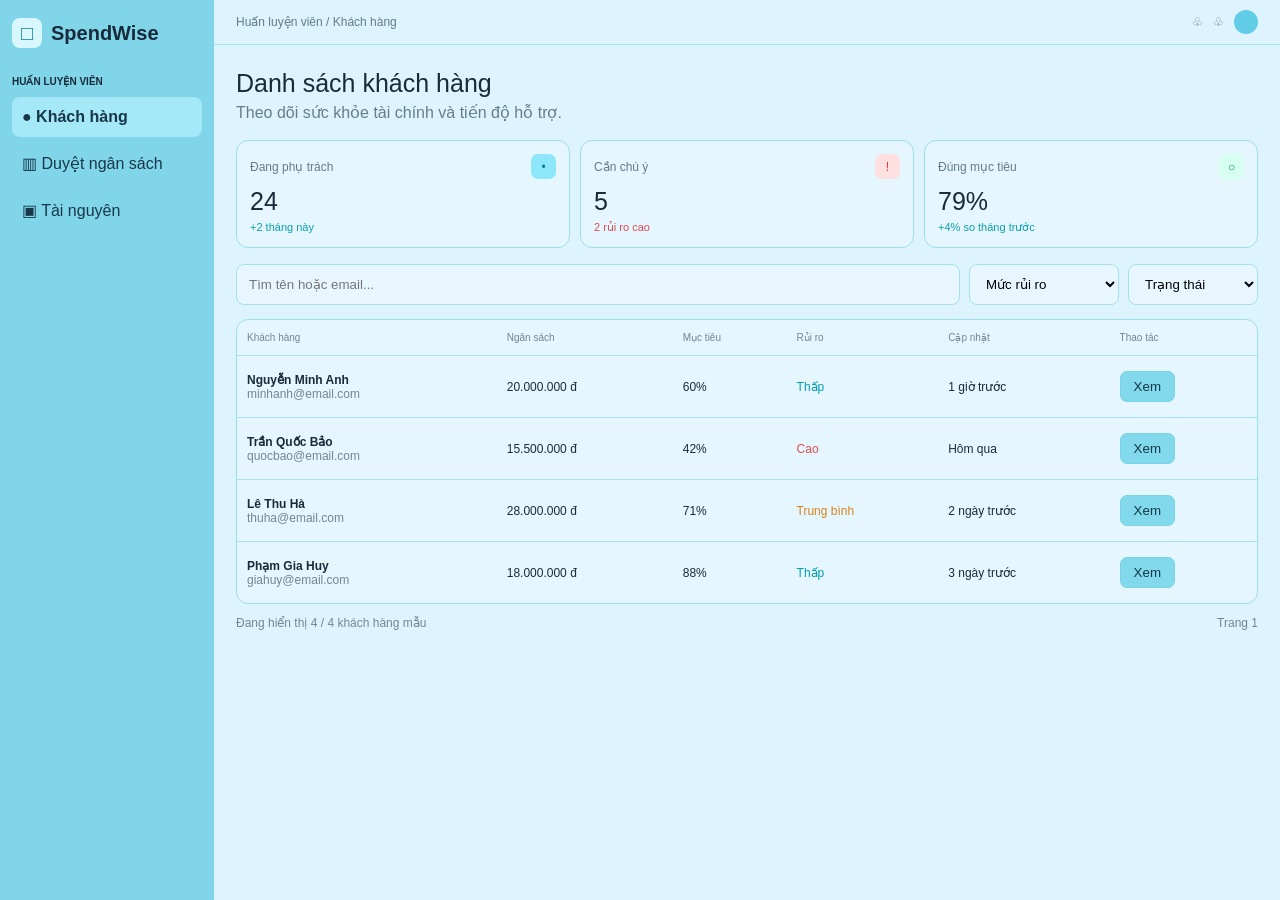
<file: index.html>
<!DOCTYPE html>
<html lang="vi">
<head>
    <meta charset="UTF-8">
    <meta name="viewport" content="width=device-width, initial-scale=1.0">
    <title>SpendWise - Danh sách khách hàng</title>
    <link rel="stylesheet" href="css/New folder/style.css">
    <link rel="stylesheet" href="https://cdnjs.cloudflare.com/ajax/libs/font-awesome/6.4.0/css/all.min.css">
    
</head>
<body>

    <!-- Khung chính của trang -->
    <div class="app">

        <!-- Menu bên trái -->
        <aside class="sidebar">
            <div class="brand">
                <span class="logo">□</span>
                <span>SpendWise</span>
            </div>

            <p class="role">HUẤN LUYỆN VIÊN</p>

            <nav class="menu">
                <a href="index.html" class="active">● Khách hàng</a>
                <a href="thuchanh2.html">▥ Duyệt ngân sách</a>
                <a href="baitapthuchanh3.html">▣ Tài nguyên</a>
            </nav>
        </aside>

        <!-- Nội dung bên phải -->
        <div class="content">

            <header class="topbar">
                <span>Huấn luyện viên / Khách hàng</span>
                <div class="account">
                    <span>♧</span>
                    <span>♧</span>
                    <span class="avatar"></span>
                </div>
            </header>

            <main>
                <h1>Danh sách khách hàng</h1>
                <p class="subtitle">
                    Theo dõi sức khỏe tài chính và tiến độ hỗ trợ.
                </p>

                <!-- Ba thẻ thống kê -->
                <section class="stats">
                    <article class="card">
                        <div class="card-head">
                            <span>Đang phụ trách</span>
                            <span class="symbol">•</span>
                        </div>
                        <div class="number">24</div>
                        <div class="note">+2 tháng này</div>
                    </article>

                    <article class="card">
                        <div class="card-head">
                            <span>Cần chú ý</span>
                            <span class="symbol warning-symbol">!</span>
                        </div>
                        <div class="number">5</div>
                        <div class="note warning">2 rủi ro cao</div>
                    </article>

                    <article class="card">
                        <div class="card-head">
                            <span>Đúng mục tiêu</span>
                            <span class="symbol success-symbol">○</span>
                        </div>
                        <div class="number">79%</div>
                        <div class="note">+4% so tháng trước</div>
                    </article>
                </section>

                <!-- Ô tìm kiếm và bộ lọc -->
                <section class="filters">
                    <input
                        id="search"
                        type="search"
                        placeholder="Tìm tên hoặc email..."
                    >

                    <select id="riskFilter">
                        <option value="">Mức rủi ro</option>
                        <option value="Thấp">Thấp</option>
                        <option value="Trung bình">Trung bình</option>
                        <option value="Cao">Cao</option>
                    </select>

                    <select id="statusFilter">
                        <option value="">Trạng thái</option>
                        <option value="Đang hỗ trợ">Đang hỗ trợ</option>
                        <option value="Hoàn thành">Hoàn thành</option>
                    </select>
                </section>

                <!-- Bảng khách hàng -->
                <div class="table-wrap">
                    <table>
                        <thead>
                            <tr>
                                <th>Khách hàng</th>
                                <th>Ngân sách</th>
                                <th>Mục tiêu</th>
                                <th>Rủi ro</th>
                                <th>Cập nhật</th>
                                <th>Thao tác</th>
                            </tr>
                        </thead>

                        <tbody id="customerRows">
                            <!-- JavaScript thêm dữ liệu vào đây -->
                        </tbody>
                    </table>
                </div>

                <div class="footer">
                    <span id="count">Danh sách khách hàng</span>
                    <span>Trang 1</span>
                </div>

                <p id="message" class="message"></p>
            </main>
        </div>
    </div>


    <script src="js/main.js"></script>
</body>
</html>
</file>
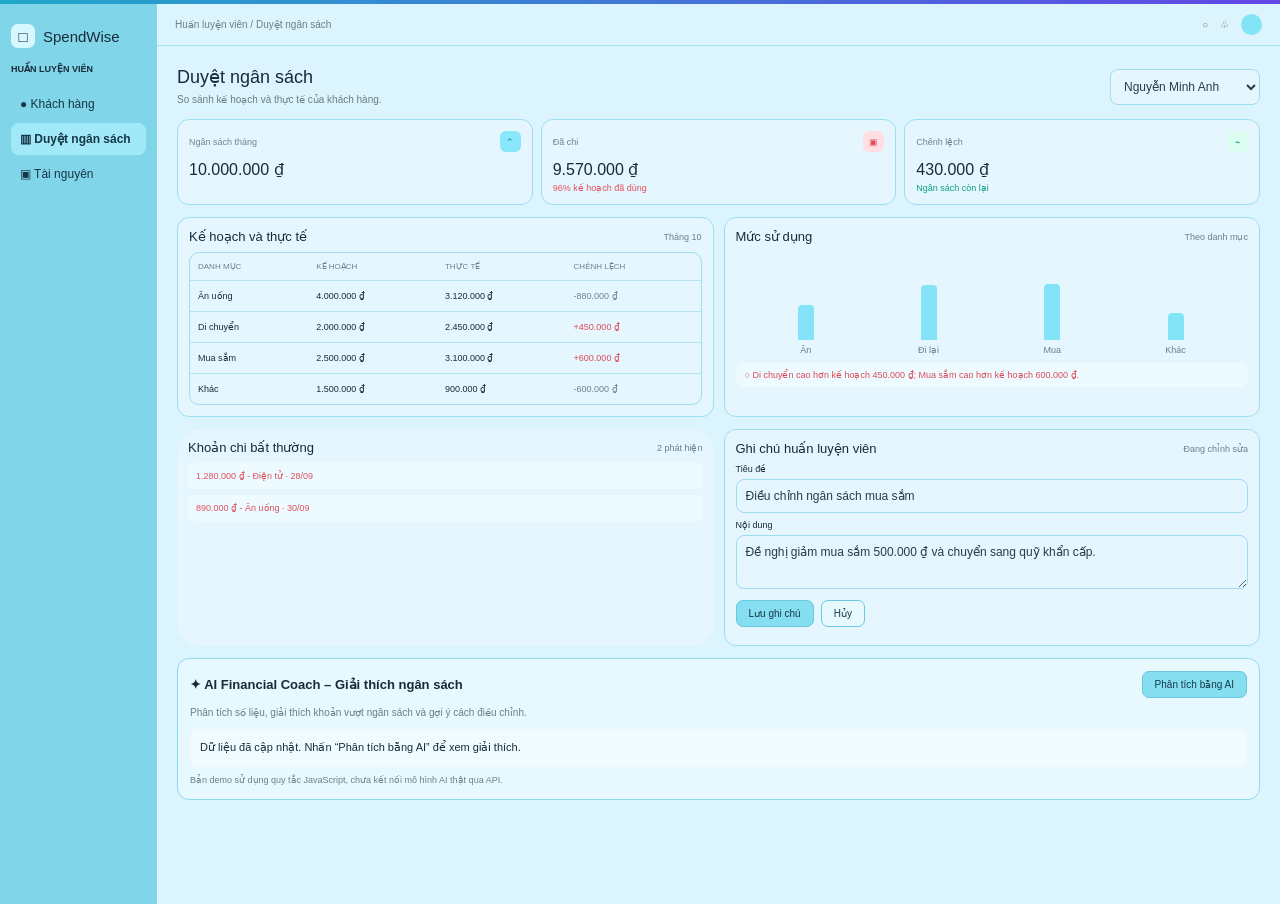
<file: thuchanh2.html>
<!DOCTYPE html>
<html lang="vi">
<head>
<meta charset="UTF-8">
<meta name="viewport" content="width=device-width, initial-scale=1.0">
<title>SpendWise - Duyệt ngân sách</title>

<style>
* {
    box-sizing: border-box;
}

body {
    margin: 0;
    font-family: Arial, sans-serif;
    background: #f1f3f6;
    color: #172b3a;
    font-size: 12px;
}

.top-line {
    height: 4px;
    background: linear-gradient(90deg, #20a8c9, #6346e5);
}

.app {
    display: flex;
    width: 100%;
    max-width: none;
    min-height: 100vh;
    margin: 0;
    background: #dcf4fd;
}

.sidebar {
    width: 157px;
    flex-shrink: 0;
    padding: 20px 11px;
    background: #80d5e9;
}

.brand {
    display: flex;
    align-items: center;
    gap: 8px;
    margin-bottom: 16px;
    font-size: 15px;
}

.logo {
    display: grid;
    place-items: center;
    width: 24px;
    height: 24px;
    border-radius: 7px;
    background: #d8f8ff;
}

.role {
    margin: 0 0 14px;
    font-size: 9px;
    font-weight: bold;
}

.menu a {
    display: block;
    padding: 9px;
    margin: 3px 0;
    border-radius: 8px;
    color: #153747;
    text-decoration: none;
}

.menu a:hover,
.menu a.active {
    background: #a1e8f8;
    font-weight: bold;
}

.content {
    flex: 1;
    min-width: 0;
}

.topbar {
    height: 42px;
    display: flex;
    justify-content: space-between;
    align-items: center;
    padding: 0 18px;
    border-bottom: 1px solid #a5e3f3;
    color: #6b7f89;
    font-size: 10px;
}

.account {
    display: flex;
    align-items: center;
    gap: 12px;
}

.avatar {
    width: 21px;
    height: 21px;
    border-radius: 50%;
    background: #83e3f7;
}

main {
    padding: 20px;
}

.page-head {
    display: flex;
    justify-content: space-between;
    align-items: center;
    gap: 12px;
    margin-bottom: 12px;
}

h1 {
    margin: 0 0 4px;
    font-size: 18px;
    font-weight: 500;
}

.sub {
    margin: 0;
    color: #6c7e88;
    font-size: 10px;
    line-height: 1.5;
}

select,
input,
textarea {
    width: 100%;
    min-width: 0;
    padding: 9px;
    border: 1px solid #9cdef0;
    border-radius: 8px;
    background: #e5f6ff;
    color: #243e4b;
    font: inherit;
}

.customer {
    width: 150px;
}

.stats {
    display: grid;
    grid-template-columns: repeat(3, minmax(0, 1fr));
    gap: 8px;
    margin-bottom: 12px;
}

.card,
.panel {
    padding: 11px;
    border: 1px solid #9cdef0;
    border-radius: 12px;
    background: #e5f6ff;
}

.stat-head {
    display: flex;
    justify-content: space-between;
    align-items: center;
    color: #71838c;
    font-size: 9px;
}

.symbol {
    display: grid;
    place-items: center;
    width: 21px;
    height: 21px;
    border-radius: 6px;
    background: #88e7fa;
    color: #087c9c;
}

.number {
    margin: 8px 0 4px;
    font-size: 16px;
}

.tiny {
    font-size: 9px;
}

.red {
    color: #e44f59;
}

.green {
    color: #0c9f88;
}

.middle,
.bottom {
    display: grid;
    grid-template-columns: 1fr 1fr;
    gap: 10px;
    margin-bottom: 12px;
}

.panel-title {
    display: flex;
    justify-content: space-between;
    align-items: center;
    gap: 8px;
    margin: 0 0 8px;
    font-size: 13px;
}

.muted {
    color: #6d7f89;
    font-size: 9px;
}

.table-wrap {
    overflow-x: auto;
    border: 1px solid #a1def0;
    border-radius: 10px;
}

table {
    width: 100%;
    min-width: 360px;
    border-collapse: collapse;
}

th {
    padding: 9px 8px;
    color: #6e818b;
    font-size: 8px;
    font-weight: normal;
    text-align: left;
}

td {
    padding: 10px 8px;
    border-top: 1px solid #b5e5f2;
    font-size: 9px;
}

.bars {
    height: 103px;
    display: flex;
    align-items: end;
    justify-content: space-around;
    padding: 8px 10px 0;
}

.bar-item {
    height: 100%;
    display: flex;
    flex-direction: column;
    justify-content: end;
    align-items: center;
    gap: 5px;
    color: #6b7e87;
    font-size: 9px;
}

.bar {
    width: 16px;
    border-radius: 4px 4px 0 0;
    background: #83e4f8;
}

.alert-line {
    margin-top: 8px;
    padding: 7px 9px;
    border-radius: 7px;
    background: #edfaff;
    color: #dc4b55;
    font-size: 9px;
}

.alert-list {
    padding: 11px;
    border-radius: 24px;
    background: #e5f6ff;
}

.alert-item {
    margin-top: 6px;
    padding: 8px;
    border-radius: 7px;
    background: #edfaff;
    color: #df505a;
    font-size: 9px;
}

.field {
    margin: 7px 0;
}

.field label {
    display: block;
    margin-bottom: 5px;
    font-size: 9px;
}

.field textarea {
    min-height: 54px;
    resize: vertical;
}

.buttons {
    display: flex;
    flex-wrap: wrap;
    gap: 7px;
    margin-top: 8px;
}

button {
    padding: 7px 12px;
    border: 1px solid #69c8df;
    border-radius: 7px;
    background: #86def1;
    color: #173a49;
    font-size: 10px;
    cursor: pointer;
}

button.secondary {
    background: #e8f8ff;
}

button:disabled {
    opacity: .6;
    cursor: wait;
}

/* Khu vực AI */
.ai-panel {
    margin-top: 12px;
    padding: 12px;
    border: 1px solid #8edced;
    border-radius: 12px;
    background: #e7f8ff;
}

.ai-head {
    display: flex;
    justify-content: space-between;
    align-items: center;
    gap: 8px;
}

.ai-head h2 {
    margin: 0;
    font-size: 13px;
}

.ai-result {
    min-height: 35px;
    margin-top: 9px;
    padding: 10px;
    border-radius: 8px;
    background: #f0fbff;
    font-size: 11px;
    line-height: 1.6;
    white-space: pre-wrap;
}

.hint,
.status {
    margin-top: 7px;
    color: #6d7f89;
    font-size: 9px;
    line-height: 1.5;
}

.status {
    color: #0b8a9f;
}

@media (max-width: 780px) {
    .app {
        width: 100%;
        margin: 0;
        min-height: 100vh;
    }

    .sidebar {
        width: 145px;
    }

    .stats {
        grid-template-columns: 1fr;
    }

    .middle,
    .bottom {
        grid-template-columns: 1fr;
    }

    main {
        padding: 13px;
    }

    .page-head {
        align-items: flex-start;
        flex-direction: column;
    }
}

@media (max-width: 520px) {
    .app {
        display: block;
    }

    .sidebar {
        width: 100%;
        padding: 12px;
    }

    .brand {
        margin-bottom: 10px;
    }

    .menu {
        display: flex;
        flex-wrap: wrap;
        gap: 4px;
    }

    .menu a {
        margin: 0;
        padding: 8px;
    }

    .role {
        margin-bottom: 8px;
    }
}
</style>
</head>

<body>
<div class="top-line"></div>

<div class="app">

    <!-- THANH MENU BÊN TRÁI -->
    <aside class="sidebar">
        <div class="brand">
            <span class="logo">□</span>
            <span>SpendWise</span>
        </div>

        <p class="role">HUẤN LUYỆN VIÊN</p>

        <nav class="menu">
            <a href="index.html">
                ● Khách hàng
            </a>

            <a class="active"
               href="thuchanh2.html">
                ▥ Duyệt ngân sách
            </a>

            <a href="baitapthuchanh3.html">
                ▣ Tài nguyên
            </a>
        </nav>
    </aside>

    <div class="content">

        <!-- THANH TRÊN -->
        <header class="topbar">
            <span>Huấn luyện viên / Duyệt ngân sách</span>

            <div class="account">
                <span>○</span>
                <span>♧</span>
                <span class="avatar"></span>
            </div>
        </header>

        <main>

            <!-- TIÊU ĐỀ VÀ CHỌN KHÁCH HÀNG -->
            <div class="page-head">
                <div>
                    <h1>Duyệt ngân sách</h1>
                    <p class="sub">
                        So sánh kế hoạch và thực tế của khách hàng.
                    </p>
                </div>

                <select class="customer" id="customer">
                    <option>Nguyễn Minh Anh</option>
                    <option>Trần Quốc Bảo</option>
                    <option>Lê Thu Hà</option>
                    <option>Phạm Gia Huy</option>
                </select>
            </div>

            <!-- BA THẺ TỔNG QUAN -->
            <section class="stats">

                <article class="card">
                    <div class="stat-head">
                        Ngân sách tháng
                        <span class="symbol">⌃</span>
                    </div>
                    <div class="number" id="budget-total"></div>
                </article>

                <article class="card">
                    <div class="stat-head">
                        Đã chi
                        <span class="symbol"
                              style="background:#ffdfe2;color:#e34c58">
                            ▣
                        </span>
                    </div>
                    <div class="number" id="spent-total"></div>
                    <div class="tiny red" id="usage"></div>
                </article>

                <article class="card">
                    <div class="stat-head">
                        Chênh lệch
                        <span class="symbol"
                              style="background:#dcfff2;color:#139b83">
                            ⌁
                        </span>
                    </div>
                    <div class="number" id="difference"></div>
                    <div class="tiny green" id="budget-state"></div>
                </article>

            </section>

            <!-- BẢNG NGÂN SÁCH VÀ BIỂU ĐỒ -->
            <section class="middle">

                <div class="panel">
                    <div class="panel-title">
                        Kế hoạch và thực tế
                        <span class="muted">Tháng 10</span>
                    </div>

                    <div class="table-wrap">
                        <table>
                            <thead>
                                <tr>
                                    <th>DANH MỤC</th>
                                    <th>KẾ HOẠCH</th>
                                    <th>THỰC TẾ</th>
                                    <th>CHÊNH LỆCH</th>
                                </tr>
                            </thead>

                            <tbody id="budget-rows"></tbody>
                        </table>
                    </div>
                </div>

                <div class="panel">
                    <div class="panel-title">
                        Mức sử dụng
                        <span class="muted">Theo danh mục</span>
                    </div>

                    <div class="bars" id="bars"></div>
                    <div class="alert-line" id="budget-alert"></div>
                </div>

            </section>

            <!-- CHI BẤT THƯỜNG VÀ GHI CHÚ -->
            <section class="bottom">

                <div class="alert-list">
                    <div class="panel-title">
                        Khoản chi bất thường
                        <span class="muted">2 phát hiện</span>
                    </div>

                    <div class="alert-item">
                        1.280.000 ₫ - Điện tử · 28/09
                    </div>

                    <div class="alert-item">
                        890.000 ₫ - Ăn uống · 30/09
                    </div>
                </div>

                <div class="panel">
                    <div class="panel-title">
                        Ghi chú huấn luyện viên
                        <span class="muted">Đang chỉnh sửa</span>
                    </div>

                    <div class="field">
                        <label for="note-title">Tiêu đề</label>
                        <input id="note-title"
                               value="Điều chỉnh ngân sách mua sắm">
                    </div>

                    <div class="field">
                        <label for="note-content">Nội dung</label>
                        <textarea id="note-content">Đề nghị giảm mua sắm 500.000 ₫ và chuyển sang quỹ khẩn cấp.</textarea>
                        <div class="tiny red" id="note-error"></div>
                    </div>

                    <div class="buttons">
                        <button id="save-note">Lưu ghi chú</button>
                        <button class="secondary" id="cancel-note">
                            Hủy
                        </button>
                    </div>

                    <div class="status" id="note-status"></div>
                </div>

            </section>

            <!-- KHU VỰC AI -->
            <section class="ai-panel">

                <div class="ai-head">
                    <h2>✦ AI Financial Coach – Giải thích ngân sách</h2>
                    <button id="ai-button">Phân tích bằng AI</button>
                </div>

                <p class="sub" style="margin-top:7px">
                    Phân tích số liệu, giải thích khoản vượt ngân sách
                    và gợi ý cách điều chỉnh.
                </p>

                <div class="ai-result" id="ai-result">
                    Chọn khách hàng rồi nhấn “Phân tích bằng AI”
                    để xem giải thích ngân sách.
                </div>

                <div class="hint">
                    Bản demo sử dụng quy tắc JavaScript, chưa kết nối
                    mô hình AI thật qua API.
                </div>

            </section>

        </main>
    </div>
</div>

<script>
// 1. DỮ LIỆU NGÂN SÁCH MẪU
const customerBudgets = {
    "Nguyễn Minh Anh": [
        { name: "Ăn uống", plan: 4000000, actual: 3120000 },
        { name: "Di chuyển", plan: 2000000, actual: 2450000 },
        { name: "Mua sắm", plan: 2500000, actual: 3100000 },
        { name: "Khác", plan: 1500000, actual: 900000 }
    ],

    "Trần Quốc Bảo": [
        { name: "Ăn uống", plan: 3500000, actual: 3900000 },
        { name: "Di chuyển", plan: 1800000, actual: 1600000 },
        { name: "Mua sắm", plan: 2000000, actual: 2750000 },
        { name: "Khác", plan: 1200000, actual: 1000000 }
    ],

    "Lê Thu Hà": [
        { name: "Ăn uống", plan: 3000000, actual: 2700000 },
        { name: "Di chuyển", plan: 1500000, actual: 1300000 },
        { name: "Mua sắm", plan: 2500000, actual: 2300000 },
        { name: "Khác", plan: 1000000, actual: 850000 }
    ],

    "Phạm Gia Huy": [
        { name: "Ăn uống", plan: 3200000, actual: 2800000 },
        { name: "Di chuyển", plan: 1800000, actual: 1500000 },
        { name: "Mua sắm", plan: 2200000, actual: 1900000 },
        { name: "Khác", plan: 1000000, actual: 700000 }
    ]
};

// 2. LẤY CÁC PHẦN TỬ HTML CẦN SỬ DỤNG
const customerSelect = document.getElementById("customer");

const money = number =>
    number.toLocaleString("vi-VN") + " ₫";

// 3. NHẬN TÊN KHÁCH HÀNG TỪ SLIDE 8
const params = new URLSearchParams(window.location.search);
const selectedCustomer = params.get("customer");

if (selectedCustomer && customerBudgets[selectedCustomer]) {
    customerSelect.value = selectedCustomer;
}

// 4. HIỂN THỊ BẢNG, TỔNG TIỀN VÀ BIỂU ĐỒ
function renderBudget() {
    const data = customerBudgets[customerSelect.value];
    const rows = document.getElementById("budget-rows");

    rows.innerHTML = "";

    let totalPlan = 0;
    let totalSpent = 0;

    data.forEach(item => {
        const difference = item.actual - item.plan;

        totalPlan += item.plan;
        totalSpent += item.actual;

        const row = document.createElement("tr");

        row.innerHTML = `
            <td>${item.name}</td>
            <td>${money(item.plan)}</td>
            <td>${money(item.actual)}</td>
            <td style="color:${difference > 0 ? '#dc4c58' : '#71838c'}">
                ${difference > 0 ? "+" : ""}${money(difference)}
            </td>
        `;

        rows.appendChild(row);
    });

    const remaining = totalPlan - totalSpent;

    const usagePercent = totalPlan
        ? Math.round(totalSpent / totalPlan * 100)
        : 0;

    document.getElementById("budget-total").textContent =
        money(totalPlan);

    document.getElementById("spent-total").textContent =
        money(totalSpent);

    document.getElementById("usage").textContent =
        usagePercent + "% kế hoạch đã dùng";

    document.getElementById("difference").textContent =
        money(Math.abs(remaining));

    document.getElementById("difference").style.color =
        remaining < 0 ? "#e44f59" : "#172b3a";

    document.getElementById("budget-state").textContent =
        remaining < 0 ? "Đã vượt ngân sách" : "Ngân sách còn lại";

    document.getElementById("budget-state").className =
        remaining < 0 ? "tiny red" : "tiny green";

    // Vẽ các cột biểu đồ.
    document.getElementById("bars").innerHTML =
        data.map(item => {
            const percent = item.plan
                ? item.actual / item.plan
                : 0;

            const height = Math.max(
                12,
                Math.min(70, percent * 45)
            );

            const label =
                item.name === "Ăn uống" ? "Ăn" :
                item.name === "Di chuyển" ? "Đi lại" :
                item.name === "Mua sắm" ? "Mua" : "Khác";

            return `
                <div class="bar-item">
                    <div class="bar" style="height:${height}px"></div>
                    <span>${label}</span>
                </div>
            `;
        }).join("");

    // Hiển thị cảnh báo nếu có danh mục vượt kế hoạch.
    const over = data.filter(item => item.actual > item.plan);

    document.getElementById("budget-alert").textContent =
        over.length
        ? "○ " + over.map(item =>
            `${item.name} cao hơn kế hoạch ${money(item.actual - item.plan)}`
          ).join("; ") + "."
        : "✓ Các danh mục hiện không vượt kế hoạch.";

    document.getElementById("ai-result").textContent =
        "Dữ liệu đã cập nhật. Nhấn “Phân tích bằng AI” để xem giải thích.";
}

// Khi chọn khách hàng khác, cập nhật lại bảng.
customerSelect.addEventListener("change", renderBudget);

renderBudget();

// 5. LƯU GHI CHÚ HUẤN LUYỆN VIÊN
const noteTitle = document.getElementById("note-title");
const noteContent = document.getElementById("note-content");

function noteStorageKey() {
    return "spendwiseCoachNote_" + customerSelect.value;
}

function loadNote() {
    const savedNote = localStorage.getItem(noteStorageKey());

    if (savedNote) {
        try {
            const note = JSON.parse(savedNote);
            noteTitle.value = note.title;
            noteContent.value = note.content;
        } catch (error) {
            console.log("Không đọc được ghi chú.");
        }
    } else {
        noteTitle.value = "Điều chỉnh ngân sách mua sắm";
        noteContent.value =
            "Đề nghị giảm mua sắm 500.000 ₫ và chuyển sang quỹ khẩn cấp.";
    }
}

customerSelect.addEventListener("change", loadNote);
loadNote();

document.getElementById("save-note").addEventListener("click", function() {
    if (
        noteTitle.value.trim() === "" ||
        noteContent.value.trim().length < 20
    ) {
        document.getElementById("note-error").textContent =
            "Nhập tiêu đề và nội dung ít nhất 20 ký tự.";
        return;
    }

    localStorage.setItem(
        noteStorageKey(),
        JSON.stringify({
            title: noteTitle.value,
            content: noteContent.value
        })
    );

    document.getElementById("note-error").textContent = "";

    document.getElementById("note-status").textContent =
        "Đã lưu ghi chú trên trình duyệt.";
});

document.getElementById("cancel-note").addEventListener("click", function() {
    loadNote();

    document.getElementById("note-error").textContent = "";

    document.getElementById("note-status").textContent =
        "Đã khôi phục ghi chú đã lưu hoặc nội dung mẫu.";
});

// 6. CHỨC NĂNG PHÂN TÍCH NGÂN SÁCH DEMO
// Đây là phân tích bằng quy tắc JavaScript, chưa phải AI thật.
document.getElementById("ai-button").addEventListener("click", function() {
    const button = this;
    const output = document.getElementById("ai-result");

    const data = customerBudgets[customerSelect.value];

    button.disabled = true;
    button.textContent = "Đang phân tích...";

    output.textContent = "Đang so sánh kế hoạch và chi tiêu...";

    // Tính toán số liệu.
    const over = data.filter(item => item.actual > item.plan);

    const totalOver = over.reduce(
        (sum, item) => sum + item.actual - item.plan,
        0
    );

    const totalPlan = data.reduce(
        (sum, item) => sum + item.plan,
        0
    );

    const totalSpent = data.reduce(
        (sum, item) => sum + item.actual,
        0
    );

    const percent = totalPlan
        ? Math.round(totalSpent / totalPlan * 100)
        : 0;

    let explanation = "";

    if (over.length === 0) {
        explanation =
            `Phân tích ngân sách của ${customerSelect.value}:\n\n` +
            `• Đã chi ${money(totalSpent)} trên tổng kế hoạch ${money(totalPlan)}.\n` +
            `• Tỷ lệ sử dụng ngân sách là ${percent}%.\n` +
            `• Các danh mục mẫu hiện không vượt kế hoạch.\n\n` +
            `Gợi ý:\n` +
            `1. Tiếp tục ghi lại các khoản chi.\n` +
            `2. Duy trì khoản tiết kiệm cho mục tiêu cá nhân.\n` +
            `3. Kiểm tra lại ngân sách vào cuối tháng.`;
    } else {
        explanation =
            `Phân tích ngân sách của ${customerSelect.value}:\n\n` +
            `• Đã chi ${money(totalSpent)} trên tổng kế hoạch ${money(totalPlan)}.\n` +
            `• Tỷ lệ sử dụng ngân sách là ${percent}%.\n` +
            `• Có ${over.length} danh mục vượt kế hoạch.\n` +
            `• Tổng số tiền vượt là ${money(totalOver)}.\n\n` +
            `Chi tiết:\n` +
            over.map(item =>
                `• ${item.name}: kế hoạch ${money(item.plan)}, ` +
                `đã chi ${money(item.actual)}, ` +
                `vượt ${money(item.actual - item.plan)}.`
            ).join("\n") +
            `\n\nGợi ý điều chỉnh:\n` +
            `1. Kiểm tra các khoản chi chưa cần thiết.\n` +
            `2. Đặt giới hạn cho danh mục đang vượt.\n` +
            `3. Nếu khoản chi là nhu cầu thường xuyên, cân nhắc ` +
            `điều chỉnh kế hoạch tháng sau.\n\n` +
            `Đây là gợi ý tham khảo dựa trên dữ liệu mẫu. ` +
            `Huấn luyện viên cần kiểm tra trước khi tư vấn.`;
    }

    // Hiển thị kết quả phân tích.
    output.textContent = explanation;

    button.disabled = false;
    button.textContent = "Phân tích bằng AI";
});
</script>

</body>
</html>
</file>
<file: css/New folder/style.css>
body {
    margin: 0;
    font-family: Arial, sans-serif;
    background: #f1f4f8;
    color: #172b3a;
    /* font-size: 14px; */
}

/* Khung ứng dụng */
.app {
    display: flex;
    width: 100%;
    max-width: none;
    min-height: 100vh;
    margin: 0;
    background: #ddf4ff;
}

/* Menu bên trái */
.sidebar {
    width: 190px;
    flex-shrink: 0;
    padding: 18px 12px;
    background: #80d5e9;
}

.brand {
    display: flex;
    align-items: center;
    gap: 9px;
    margin-bottom: 28px;
    font-size: 20px;
    font-weight: bold;
}

.logo {
    display: grid;
    place-items: center;
    width: 30px;
    height: 30px;
    border-radius: 8px;
    background: #d9f7ff;
    color: #087da0;
}

.role {
    font-size: 10px;
    font-weight: bold;
}

.menu a {
    display: block;
    padding: 11px 10px;
    margin-bottom: 6px;
    border-radius: 8px;
    color: #173849;
    text-decoration: none;
}

.menu a:hover,
.menu a.active {
    background: #a5e8f7;
    font-weight: bold;
}

/* Thanh trên cùng */
.content {
    flex: 1;
    min-width: 0;
}

.topbar {
    height: 44px;
    display: flex;
    align-items: center;
    justify-content: space-between;
    padding: 0 22px;
    border-bottom: 1px solid #a6e5f4;
    color: #637b89;
    font-size: 12px;
}

.account {
    display: flex;
    align-items: center;
    gap: 10px;
}

.avatar {
    width: 24px;
    height: 24px;
    border-radius: 50%;
    background: #61cce6;
}

/* Nội dung chính */
main {
    padding: 24px 22px;
}

h1 {
    margin: 0 0 5px;
    font-size: 25px;
    font-weight: 500;
}

.subtitle {
    margin: 0 0 18px;
    color: #657d8a;
}

/* Ba thẻ thống kê */
.stats {
    display: grid;
    grid-template-columns: repeat(3, 1fr);
    gap: 10px;
    margin-bottom: 16px;
}

.card {
    padding: 13px;
    border: 1px solid #9bdef0;
    border-radius: 12px;
    background: #e5f6ff;
}

.card-head {
    display: flex;
    justify-content: space-between;
    align-items: center;
    color: #637b89;
    font-size: 12px;
}

.symbol {
    display: grid;
    place-items: center;
    width: 25px;
    height: 25px;
    border-radius: 7px;
    background: #8de7fa;
    color: #087da0;
}

.warning-symbol {
    background: #ffe0e0;
    color: #d83b3b;
}

.success-symbol {
    background: #d7fff0;
    color: #00885e;
}

.number {
    margin: 8px 0 5px;
    font-size: 25px;
}

.note {
    color: #0c9eae;
    font-size: 11px;
}

.warning {
    color: #d94b4b;
}

/* Tìm kiếm và bộ lọc */
.filters {
    display: grid;
    grid-template-columns: 1fr 150px 130px;
    gap: 9px;
    margin-bottom: 14px;
}

input,
select {
    width: 100%;
    min-width: 0;
    padding: 11px 12px;
    border: 1px solid #a5dff0;
    border-radius: 8px;
    background: #e8f7ff;
    outline: none;
}

input:focus,
select:focus {
    border-color: #23aaca;
}

/* Bảng dữ liệu */
.table-wrap {
    overflow-x: auto;
    border: 1px solid #9bdef0;
    border-radius: 12px;
    background: #e5f6ff;
}

table {
    width: 100%;
    min-width: 650px;
    border-collapse: collapse;
    text-align: left;
}

th {
    padding: 12px 10px;
    color: #718692;
    font-size: 10px;
    font-weight: normal;
}

td {
    padding: 15px 10px;
    border-top: 1px solid #a8e2f0;
    font-size: 12px;
}

tbody tr:hover {
    background: #d6f1fc;
}

.risk {
    color: #009eac;
}

.risk.medium {
    color: #d78319;
}

.risk.high {
    color: #e14c4c;
}

/* Nút Xem */
.view {
    padding: 7px 13px;
    border: 1px solid #78d2e8;
    border-radius: 7px;
    background: #82d9ec;
    color: #123849;
    cursor: pointer;
}

.view:hover {
    background: #5dc9e1;
}

/* Chân bảng và thông báo */
.footer {
    display: flex;
    justify-content: space-between;
    margin-top: 12px;
    color: #718692;
    font-size: 12px;
}

.message {
    margin-top: 12px;
    color: #087da0;
    font-size: 12px;
}

/* Giao diện cho màn hình nhỏ */
@media (max-width: 760px) {
    .app {
        width: 100%;
        min-height: 100vh;
        margin: 0;
    }

    .sidebar {
        width: 145px;
    }

    .stats {
        grid-template-columns: 1fr;
    }

    .filters {
        grid-template-columns: 1fr;
    }
}

@media (max-width: 520px) {
    .app {
        display: block;
    }

    .sidebar {
        width: 100%;
    }

    .menu {
        display: flex;
        flex-wrap: wrap;
        gap: 5px;
    }

    .menu a {
        margin: 0;
    }
}
</file>
